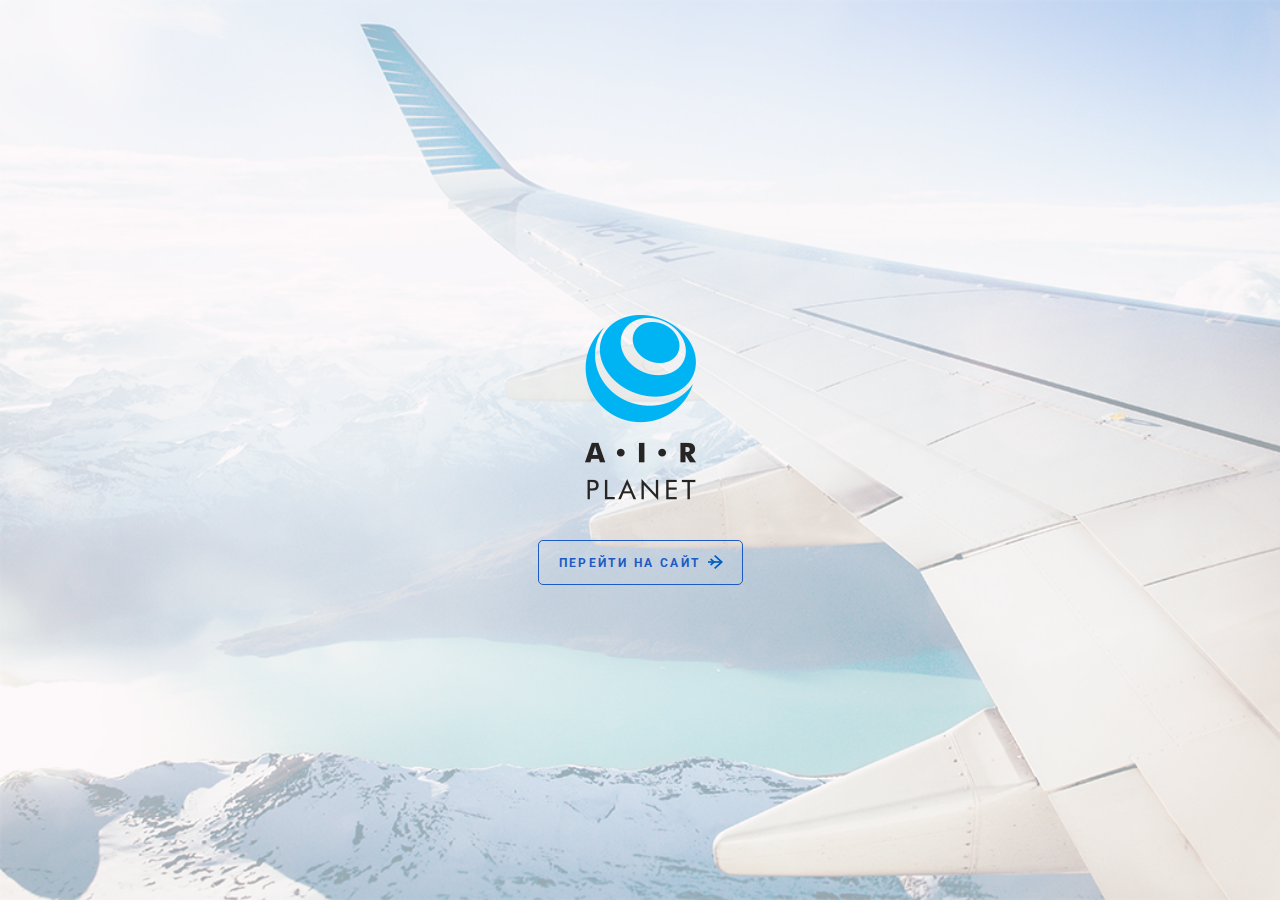
<file: index.html>
<!DOCTYPE html>
<html lang="ru">

<head>
   <meta charset="UTF-8">
   <meta name="viewport" content="width=device-width, initial-scale=1.0">
   <meta http-equiv="X-UA-Compatible" content="ie=edge">
   <link rel="stylesheet" type="text/css" href="css/main.css">
   <link rel="icon" type="image/x-icon" href="./images/Title_icon.ico">
   <title>Air Planet</title>
</head>

<body>

   <div class="wrapper wrapper--intro">
      <div class="intro__logo-button">
         <img src="./images/logo-intro.png" alt="логотип" class="intro__ligo">
         <a href="https://andreiluka.github.io/1-project/main.html" class="intro__button">
            <div class="intro__button-text">перейти на сайт</div>
         </a>
      </div>
   </div>
   
</body>
</html>
</file>
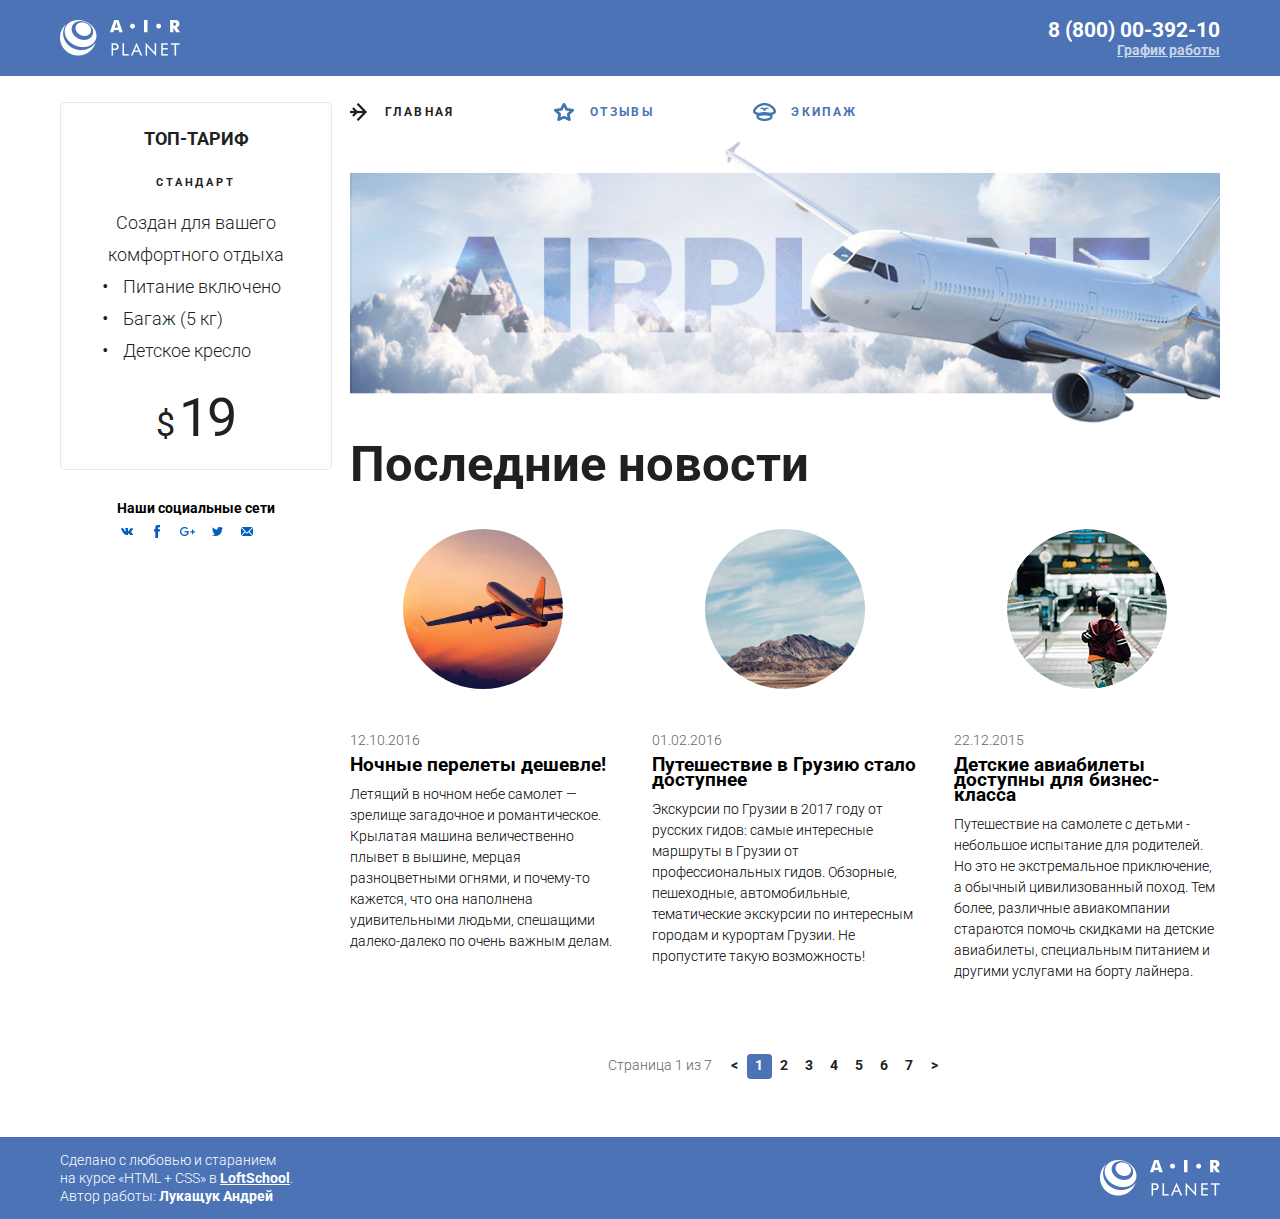
<file: main.html>
<!DOCTYPE html>
<html lang="ru">

<head>
   <meta charset="UTF-8">
   <meta name="viewport" content="width=device-width, initial-scale=1.0">
   <meta http-equiv="X-UA-Compatible" content="ie=edge">
   <link rel="stylesheet" type="text/css" href="css/main.css">
   <link rel="icon" type="image/x-icon" href="./images/Title_icon.ico">
   <title>Главная</title>
</head>

<body>
   <div class="wrapper">
      <div class="wrapper__container">
         <header class="header">
            <div class="container">
               <a href="#" class="logo">
                  <img src="./images/logo.png" class="logo__picture" alt="логотип">
               </a>
               <div class="contacts">
                  <a href="tel:+78000039210" class="contacts__phone">8 (800) 00-392-10</a>
                  <div class="contacts__graph">График работы
                     <div class="contacts__graph--info">
                        <span class="contacts__week">пн-вс: 09:00-20:00</span>
                        <span class="contacts__lunch">обед: 14:00-14:30</span>
                     </div>
                  </div>
               </div>
            </div>
         </header>

         <div class="container container--page">
            <aside class="sidebar">
               <div class="tariffs">
                  <h2 class="tariffs__title title-aside">топ-тариф</h2>
                  <div class="tariffs__text">
                     <h3 class="tariffs__name">стандарт</h3>
                     <p>Создан для вашего комфортного отдыха</p>
                     <ul class="tariffs__include">
                        <li class="tariffs__include-item">Питание включено</li>
                        <li class="tariffs__include-item">Багаж (5 кг)</li>
                        <li class="tariffs__include-item">Детское кресло</li>
                     </ul>
                  </div>
                  <div class="tariffs__price">
                     <span class="tariffs__currency">$</span>
                     <span class="tariffs__value">19</span>
                  </div>                     
               </div>
               <div class="socials">
                     <h5 class="socials__text">Наши социальные сети</h5>
                     <ul class="socials__list">
                        <li class="socials__item">
                           <a href="#" class="socials__link  socials__link--vk" title="Vkontakte"></a>
                        </li>
                        <li class="socials__item">
                           <a href="#" class="socials__link socials__link--fb" title="Facebook"></a>
                        </li>
                        <li class="socials__item">
                           <a href="#" class="socials__link socials__link--google" title="Google"></a>
                        </li>
                        <li class="socials__item">
                           <a href="#" class="socials__link socials__link--twitter" title="Twitter"></a>
                        </li>
                        <li class="socials__item">
                           <a href="#" class="socials__link socials__link--mail" title="Mail"></a>
                        </li>
                     </ul>
               </div>
            </aside>
            <main class="content">
                  <nav class="nav">
                        <ul class="nav__list">
                           <li class="nav__item nav__active">
                              <a class="nav__title nav__icon-main">
                                 главная
                              </a>
                           </li>
                           <li class="nav__item">
                              <a href="https://andreiluka.github.io/1-project/comments.html" class="nav__title nav__icon-feed">
                                 отзывы
                              </a>
                           </li>
                           <li class="nav__item">
                              <a href="https://andreiluka.github.io/1-project/team.html" class="nav__title nav__icon-team">
                                 экипаж
                              </a>
                           </li>
                        </ul>
                  </nav>        
               <img src="./images/Photo.png" alt="самолет в облаках" class="content__preview-img">
               <section class="news">
                  <h1 class="title news__title">Последние новости</h1>
                  <ul class="content-list content-list--news">
                     <li class="content-list__item content-list__item--news">
                        <div class="content-list__pic content-list__pic--news">
                           <img src="./images/planeflying.jpg" class="content-list__pic-img" alt="летящий самолет">
                        </div>
                        <div class="content-list__desc">
                           <div class="content-list__data">12.10.2016</div>
                           <h3 class="content-list__name">Ночные перелеты дешевле!</h3>
                           <p class="content-list__text">Летящий в ночном небе самолет — зрелище загадочное и романтическое.
                              Крылатая машина величественно плывет в вышине, мерцая разноцветными огнями, и почему-то
                              кажется, что она наполнена удивительными людьми, спешащими далеко-далеко по очень важным
                              делам.
                           </p>
                        </div>
                     </li>
                     <li class="content-list__item content-list__item--news">
                        <div class="content-list__pic content-list__pic--news">
                           <img src="./images/mountains.jpg" class="content-list__pic-img" alt="горы">
                        </div>
                        <div class="content-list__desc">
                           <div class="content-list__data">01.02.2016</div>
                           <h3 class="content-list__name">Путешествие в Грузию стало доступнее</h3>
                           <p class="content-list__text">Экскурсии по Грузии в 2017 году от русских гидов: самые интересные
                              маршруты в Грузии от профессиональных гидов. Обзорные, пешеходные, автомобильные,
                              тематические экскурсии по интересным городам и курортам Грузии. Не пропустите такую
                              возможность!
                           </p>
                        </div>
                     </li>
                     <li class="content-list__item content-list__item--news">
                        <div class="content-list__pic content-list__pic--news">
                           <img src="./images/Layer.jpg" class="content-list__pic-img" alt="ребенок">
                        </div>
                        <div class="content-list__desc">
                           <div class="content-list__data">22.12.2015</div>
                           <h3 class="content-list__name">Детские авиабилеты доступны для бизнес-класса</h3>
                           <p class="content-list__text">Путешествие на самолете с детьми - небольшое испытание для родителей.
                              Но
                              это не экстремальное приключение, а обычный цивилизованный поход. Тем более, различные
                              авиакомпании стараются помочь скидками на детские авиабилеты, специальным питанием и
                              другими
                              услугами на борту лайнера.
                           </p>
                        </div>
                     </li>
                  </ul>
               </section>         
               <div class="pagination">
                  <div class="pagination__display">Страница 1 из 7</div>
                  <div class="pagination__controls">
                     <a href="#" class="pagination__prev">&lt;</a> 
                     <ul class="pagination__pages">
                        <li class="pagination__item">
                           <div class="pagination__item-block  pagination__item-active">
                              <a href="#" class="pagination__link">1</a>
                           </div>
                        </li>
                        <li class="pagination__item">
                           <div class="pagination__item-block">
                              <a href="#" class="pagination__link">2</a>
                           </div> 
                        </li>
                        <li class="pagination__item">
                           <div class="pagination__item-block">
                              <a href="#" class="pagination__link">3</a>
                           </div>
                        </li>
                        <li class="pagination__item">
                           <div class="pagination__item-block">
                              <a href="#" class="pagination__link">4</a>
                           </div>
                        </li>
                        <li class="pagination__item">
                           <div class="pagination__item-block">
                              <a href="#" class="pagination__link">5</a>
                           </div>
                        </li>
                        <li class="pagination__item">
                           <div class="pagination__item-block">
                              <a href="#" class="pagination__link">6</a>
                           </div>
                        </li>
                        <li class="pagination__item">
                           <div class="pagination__item-block">
                              <a href="#" class="pagination__link">7</a>
                           </div>
                        </li>
                     </ul>
                     <a href="#" class="pagination__next">></a>
                  </div>
               </div>
            </main>
         </div>
      </div> 

      <footer class="footer">
         <div class="container">
            <div class="footer__author">
               <p>
                  Сделано с любовью и старанием<br>
                  на курсе «HTML + CSS» в <a href="https://loftschool.com" class="foter__school" target="blank" title="на сайт LoftSchool.com">LoftSchool</a>.
                  Автор работы: <span class="author">Лукащук Андрей</span>
               </p>
            </div>
            <a href="#" class="logo">
               <img src="./images/logo.png" class="logo__picture" alt="логотип">
            </a>
            
         </div>
      </footer>
   </div>
</body>

</html>
</file>
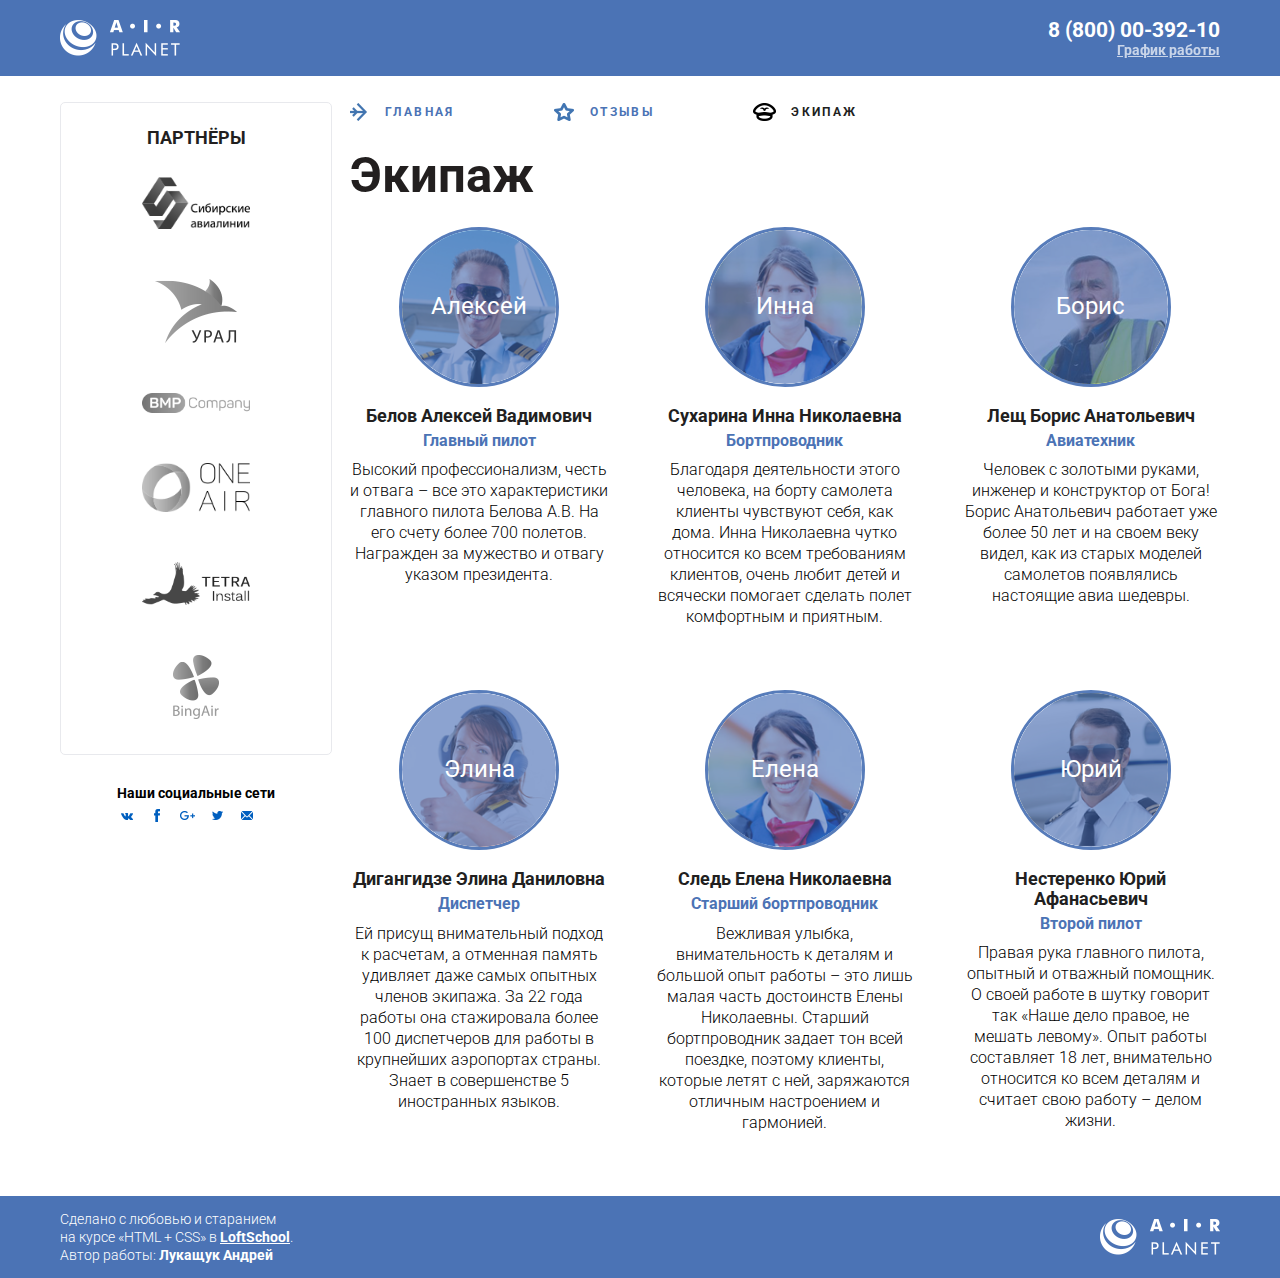
<file: team.html>
<!DOCTYPE html>
<html lang="ru">

<head>
   <meta charset="UTF-8">
   <meta name="viewport" content="width=device-width, initial-scale=1.0">
   <meta http-equiv="X-UA-Compatible" content="ie=edge">
   <link rel="stylesheet" type="text/css" href="css/main.css">
   <link rel="icon" type="image/x-icon" href="./images/Title_icon.ico">
   <title>Экипаж</title>
</head>

<body>

   <div class="wrapper">
      <div class="wrapper__container">
         <header class="header">
            <div class="container">
               <a href="https://andreiluka.github.io/1-project/main.html" class="logo">
                  <img src="./images/logo.png" class="logo__picture" alt="логотип">
               </a>
               <div class="contacts">
                  <a href="tel:+78000039210" class="contacts__phone">8 (800) 00-392-10</a>
                  <div class="contacts__graph">График работы
                     <div class="contacts__graph--info">
                        <span class="contacts__week">пн-вс: 09:00-20:00</span>
                        <span class="contacts__lunch">обед: 14:00-14:30</span>
                     </div>
                  </div>
               </div>
            </div>
         </header>

         <div class="container container--page">
            <aside class="sidebar">
               <div class="partners">
                  <h2 class="title-aside partners__title">партнёры</h2>
                  <ul class="partners__list">
                     <li class="partners__item">
                        <a href="#" class="partners__link" title="на сайт Сибирские авиалинии" target="blank">
                           <img src="./images/Siberian_air.png" alt="логотип Сибирские авиалинии" class="partners__img">
                        </a>
                     </li>
                     <li class="partners__item">
                        <a href="#" class="partners__link" title="на сайт Урал" target="blank">
                           <img src="./images/Ural.png" alt="логотип Урал" class="partners__img">
                        </a>
                     </li>
                     <li class="partners__item">
                        <a href="#" class="partners__link" title="на сайт BMP Company" target="blank">
                           <img src="./images/BMP_Company.png" alt="логотип BMP Company" class="partners__img">
                        </a>
                     </li>
                     <li class="partners__item">
                        <a href="#" class="partners__link" title="на сайт One Air" target="blank">
                           <img src="./images/One_air.png" alt="логотип One Air" class="partners__img">
                        </a>
                     </li>
                     <li class="partners__item">
                        <a href="#" class="partners__link" title="на сайт TETRA Install" target="blank">
                           <img src="./images/Tetra.png" alt="логотип TETRA Install" class="partners__img">
                        </a>
                     </li>
                     <li class="partners__item">
                        <a href="#" class="partners__link" title="на сайт Bing Air" target="blank">
                           <img src="./images/Bing_Air.png" alt="логотип Bing Air" class="partners__img">
                        </a>
                     </li>                     
                  </ul>
               </div>
               <div class="socials">
                  <h5 class="socials__text">Наши социальные сети</h5>
                  <ul class="socials__list">
                     <li class="socials__item">
                        <a href="#" class="socials__link  socials__link--vk" title="Vkontakte"></a>
                     </li>
                     <li class="socials__item">
                        <a href="#" class="socials__link socials__link--fb" title="Facebook"></a>
                     </li>
                     <li class="socials__item">
                        <a href="#" class="socials__link socials__link--google" title="Google"></a>
                     </li>
                     <li class="socials__item">
                        <a href="#" class="socials__link socials__link--twitter" title="Twitter"></a>
                     </li>
                     <li class="socials__item">
                        <a href="#" class="socials__link socials__link--mail" title="Mail"></a>
                     </li>
                  </ul>
               </div>
            </aside>

            <main class="content">
               <nav class="nav">
                  <ul class="nav__list">
                     <li class="nav__item">
                        <a href="https://andreiluka.github.io/1-project/main.html" class="nav__title nav__icon-main">
                           главная
                        </a>
                     </li>
                     <li class="nav__item">
                        <a href="https://andreiluka.github.io/1-project/comments.html"
                           class="nav__title nav__icon-feed">
                           отзывы
                        </a>
                     </li>
                     <li class="nav__item nav__active">
                        <a class="nav__title nav__icon-team">
                           экипаж
                        </a>
                     </li>
                  </ul>
               </nav>
               <section class="team">
                  <h1 class="title team__title">Экипаж</h1>
                  <ul class="team__list">
                     <li class="team__item team__member">
                        <div class="team__avatar">
                           <img src="./images/Pilot.png" class="team__avatar-pic" alt="фото главного пилота">
                           <span class="team__avatar-name">Алексей</span>
                        </div>
                        <div class="team__desc">
                           <h3 class="team__name">Белов Алексей Вадимович</h3>
                           <div class="team__prof">Главный пилот</div>
                           <div class="team__text">
                              <p>
                                 Высокий профессионализм, честь и отвага – все это характеристики главного пилота Белова
                                 А.В. На его счету более 700 полетов. Награжден за мужество и отвагу указом президента.
                              </p>
                           </div>
                        </div>
                     </li>
                     <li class="team__item team__member">
                        <div class="team__avatar">
                           <img src="./images/steward_2.png" class="team__avatar-pic" alt="фото бортпроводника">
                           <span class="team__avatar-name">Инна</span>
                        </div>
                        <div class="team__desc">
                           <h3 class="team__name">Сухарина Инна Николаевна</h3>
                           <div class="team__prof">Бортпроводник</div>
                           <div class="team__text">
                              <p>
                                 Благодаря деятельности этого человека, на борту самолета клиенты чувствуют себя, как дома. 
                                 Инна Николаевна чутко относится ко всем требованиям клиентов, очень любит детей и всячески помогает сделать полет комфортным и приятным.
                              </p>
                           </div>
                        </div>
                     </li>
                     <li class="team__item team__member">
                        <div class="team__avatar">
                           <img src="./images/technicist.png" class="team__avatar-pic" alt="фото авиатехника">
                           <span class="team__avatar-name">Борис</span>
                        </div>
                        <div class="team__desc">
                           <h3 class="team__name">Лещ Борис Анатольевич</h3>
                           <div class="team__prof">Авиатехник</div>
                           <div class="team__text">
                              <p>
                                 Человек с золотыми руками, инженер и конструктор от Бога! Борис Анатольевич работает уже более 
                                 50 лет и на своем веку видел, как из старых моделей самолетов появлялись настоящие авиа шедевры.
                              </p>
                           </div>
                        </div>
                     </li>
                     <li class="team__item team__member">
                        <div class="team__avatar">
                           <img src="./images/dispatcher.png" class="team__avatar-pic"  alt="фото диспетчера">
                           <span class="team__avatar-name">Элина</span>
                        </div>
                        <div class="team-_desc">
                           <h3 class="team__name">Дигангидзе Элина Даниловна</h3>
                           <div class="team__prof">Диспетчер</div>
                           <div class="team__text">
                              <p>
                                 Ей присущ внимательный подход к расчетам, а отменная память удивляет даже самых опытных членов экипажа. 
                                 За 22 года работы она стажировала более 100 диспетчеров для работы в крупнейших аэропортах страны.  Знает в совершенстве 5 иностранных языков.
                              </p>
                           </div>
                        </div>
                     </li>
                     <li class="team__item team__member">
                        <div class="team__avatar">
                           <img src="./images/steward_1.png" class="team__avatar-pic" alt="фото диспетчера">
                           <span class="team__avatar-name">Елена</span>
                        </div>
                        <div class="team__desc">
                           <h3 class="team__name">Следь Елена Николаевна</h3>
                           <div class="team__prof">Старший бортпроводник</div>
                           <div class="team__text">
                              <p>
                                 Вежливая улыбка, внимательность к деталям и большой опыт работы – это лишь малая часть достоинств Елены Николаевны. 
                                 Старший бортпроводник задает тон всей поездке, поэтому клиенты, которые летят с ней, заряжаются отличным настроением и гармонией.
                              </p>
                           </div>
                        </div>
                     </li>
                     <li class="team__item team__member">
                        <div class="team__avatar">
                           <img src="./images/Pilot_2.png" class="team__avatar-pic" alt="фото второго пилота">
                           <span class="team__avatar-name">Юрий</span>
                        </div>
                        <div class="team__desc">
                           <h3 class="team__name">Нестеренко Юрий Афанасьевич</h3>
                           <div class="team__prof">Второй пилот</div>
                           <div class="team__text">
                              <p>
                                 Правая рука главного пилота, опытный и отважный помощник. О своей работе в шутку говорит так 
                                 «Наше дело правое, не мешать левому». Опыт работы составляет 18 лет, внимательно относится ко всем деталям и считает свою работу – делом жизни.
                              </p>
                           </div>
                        </div>
                     </li>
                  </ul>
               </section>               
            </main>
         </div>
      </div>

      <footer class="footer">
         <div class="container">
            <div class="footer__author">
               <p>
                  Сделано с любовью и старанием<br>
                  на курсе «HTML + CSS» в <a href="https://loftschool.com" class="foter__school" target="blank"
                     title="на сайт LoftSchool.com">LoftSchool</a>.
                  Автор работы: <span class="author">Лукащук Андрей</span>
               </p>
            </div>
            <a href="https://andreiluka.github.io/1-project/main.html" class="logo">
               <img src="./images/logo.png" class="logo__picture" alt="логотип">
            </a>
            
         </div>
      </footer>
   </div>

</body>

</html>
</file>
<file: css/main.css>
@import url('./layout/fonts.css');
@import url('./layout/normalize.css');
@import url('./layout/base.css');

@import url('./blocks/header.css');
@import url('./blocks/contacts.css');
@import url('./blocks/sidebar.css');
@import url('./blocks/nav.css');
@import url('./blocks/content.css');
@import url('./blocks/breadcrumbs.css');
@import url('./blocks/tariffs.css');
@import url('./blocks/title.css');
@import url('./blocks/content-list.css');
@import url('./blocks/news.css');
@import url('./blocks/pagination.css');
@import url('./blocks/footer.css');
@import url('./blocks/socials.css');

@import url('./blocks/reviews.css');
@import url('./blocks/reference.css');
@import url('./blocks/form.css');

@import url('./blocks/team-list.css');
@import url('./blocks/partners.css');

@import url('./blocks/intro.css');
</file>
